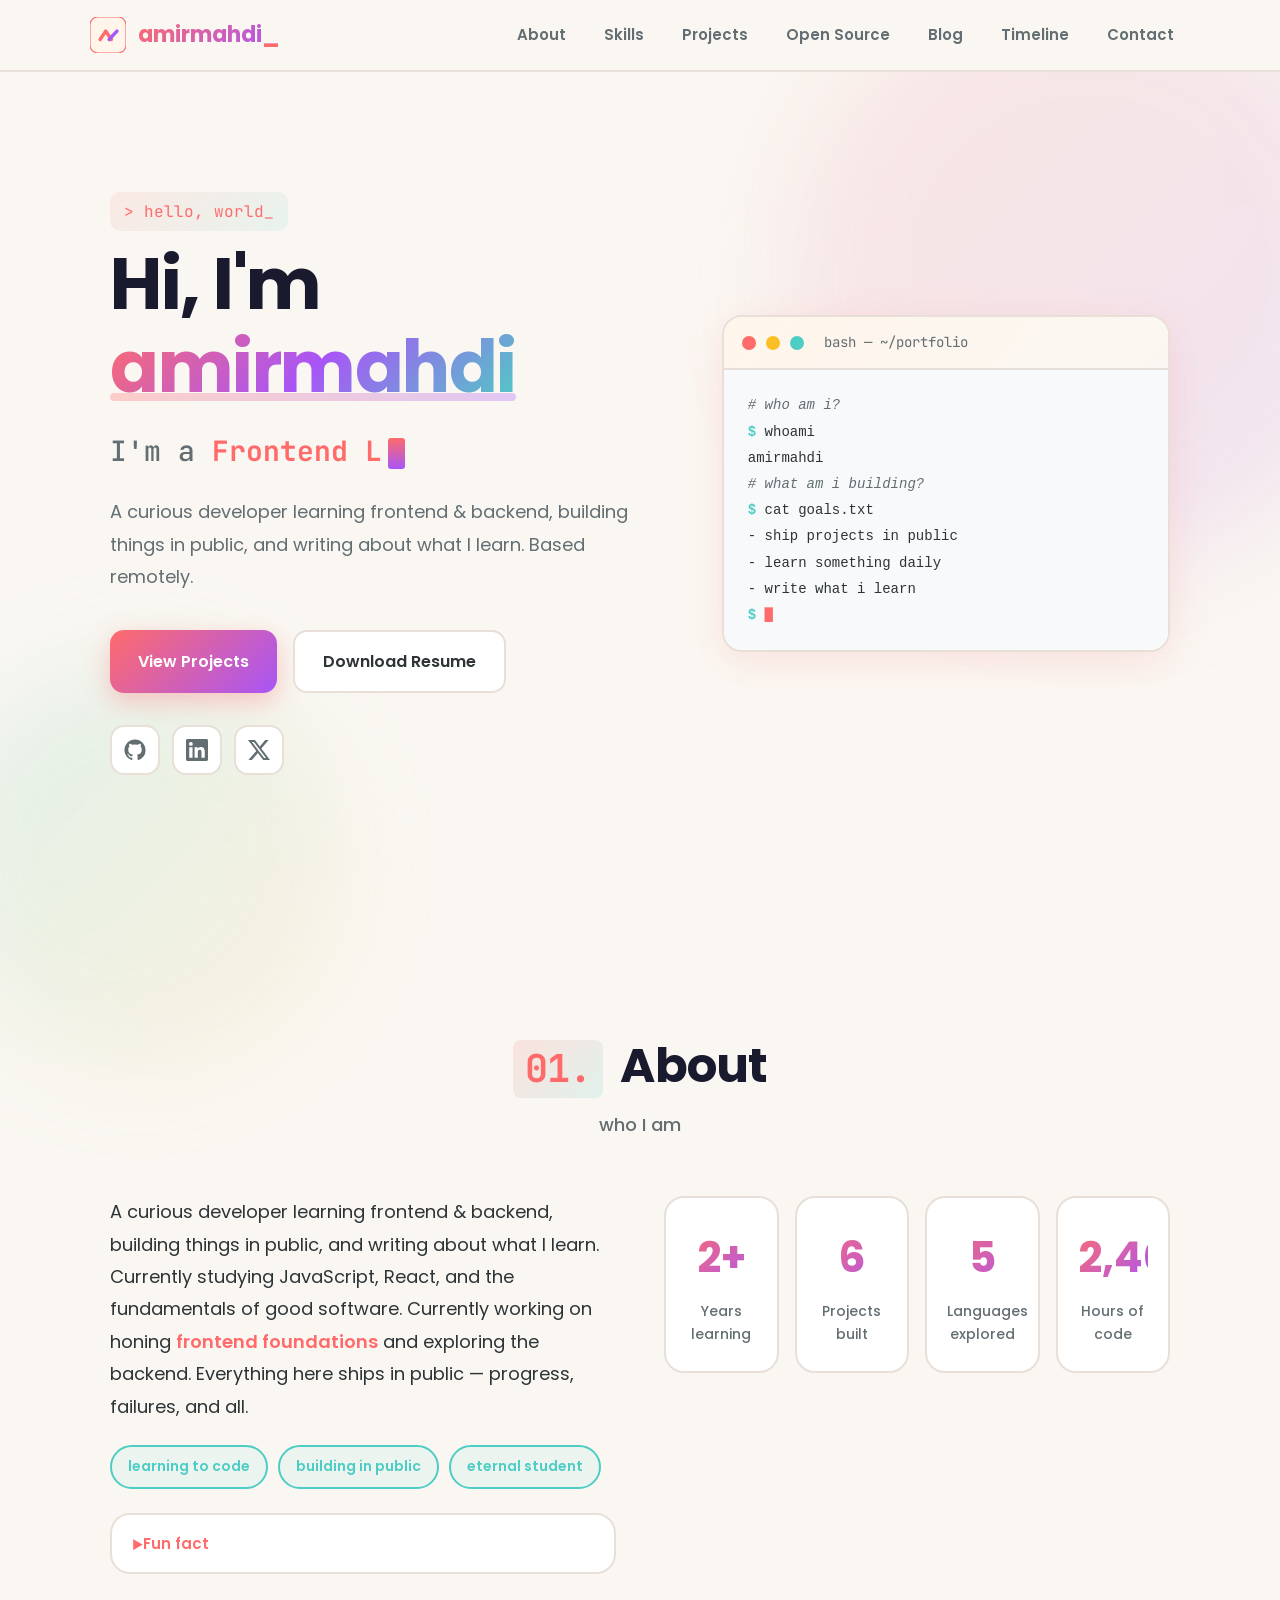
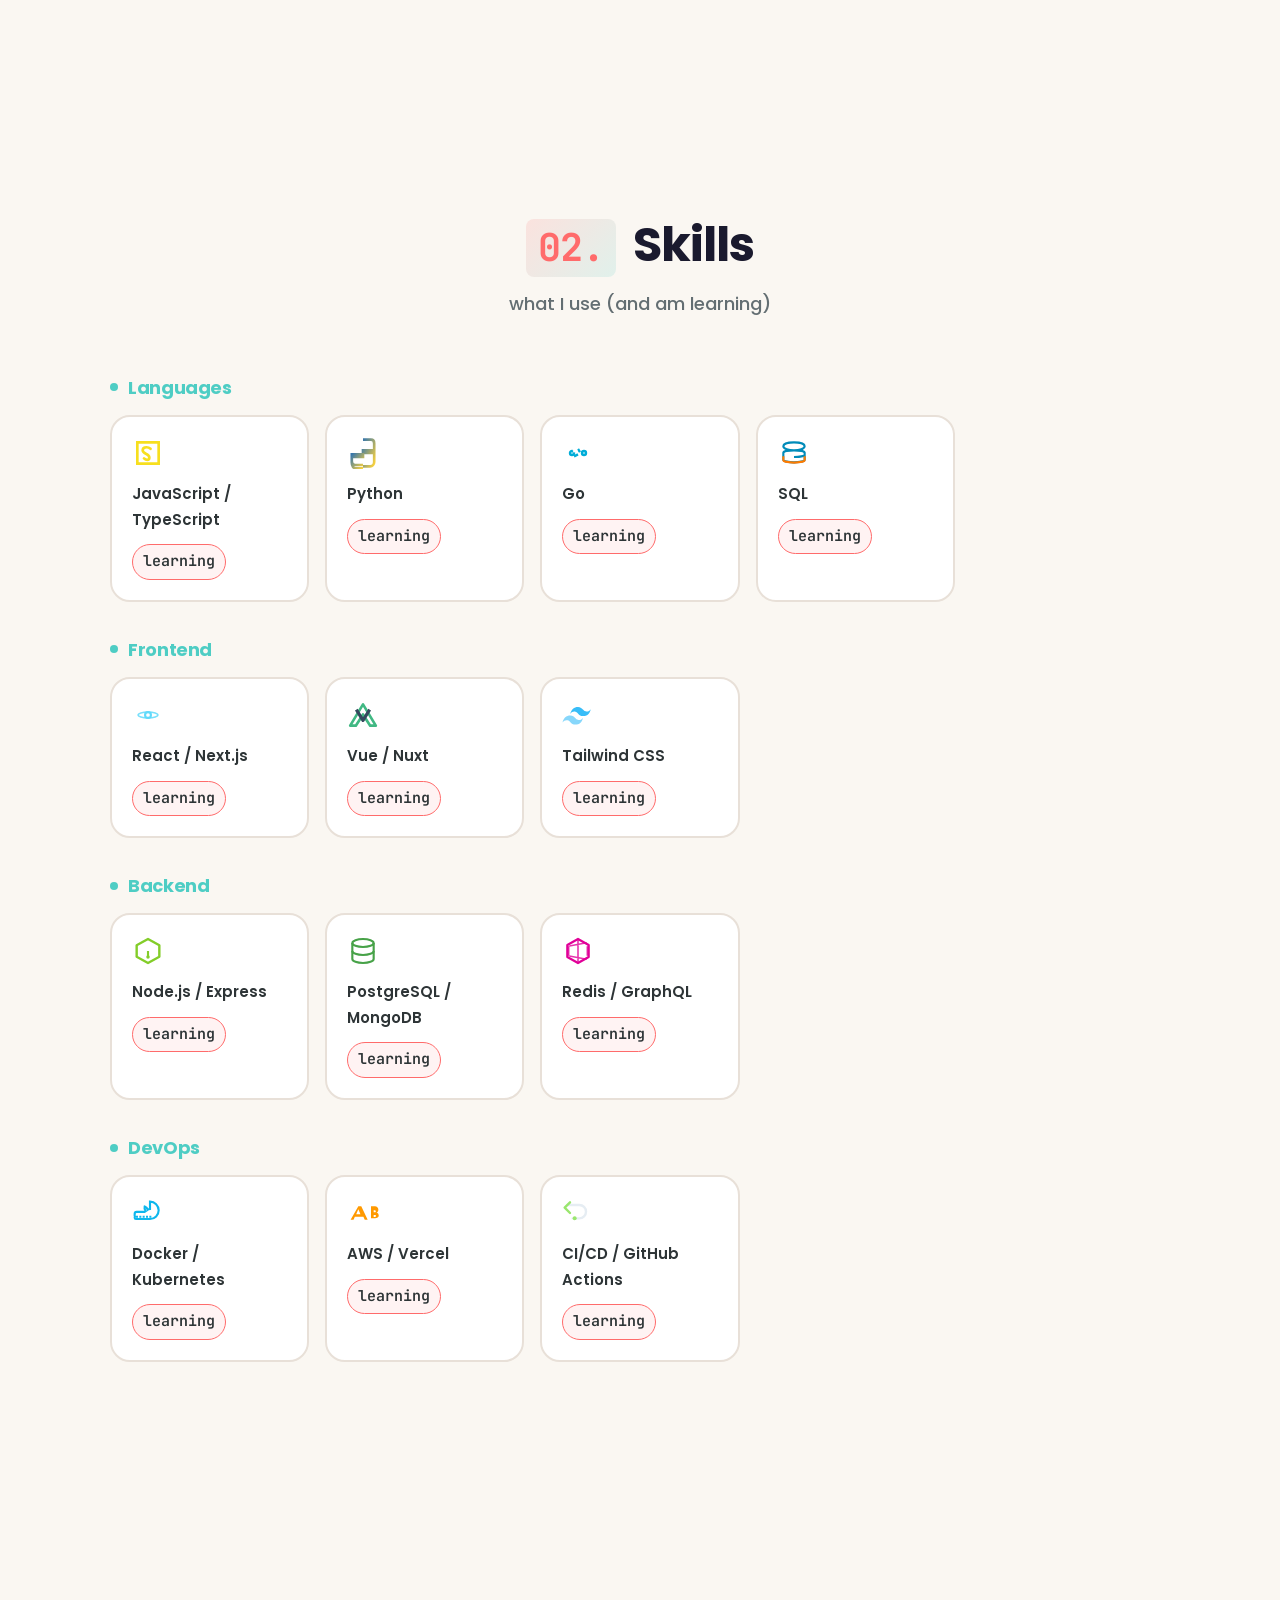
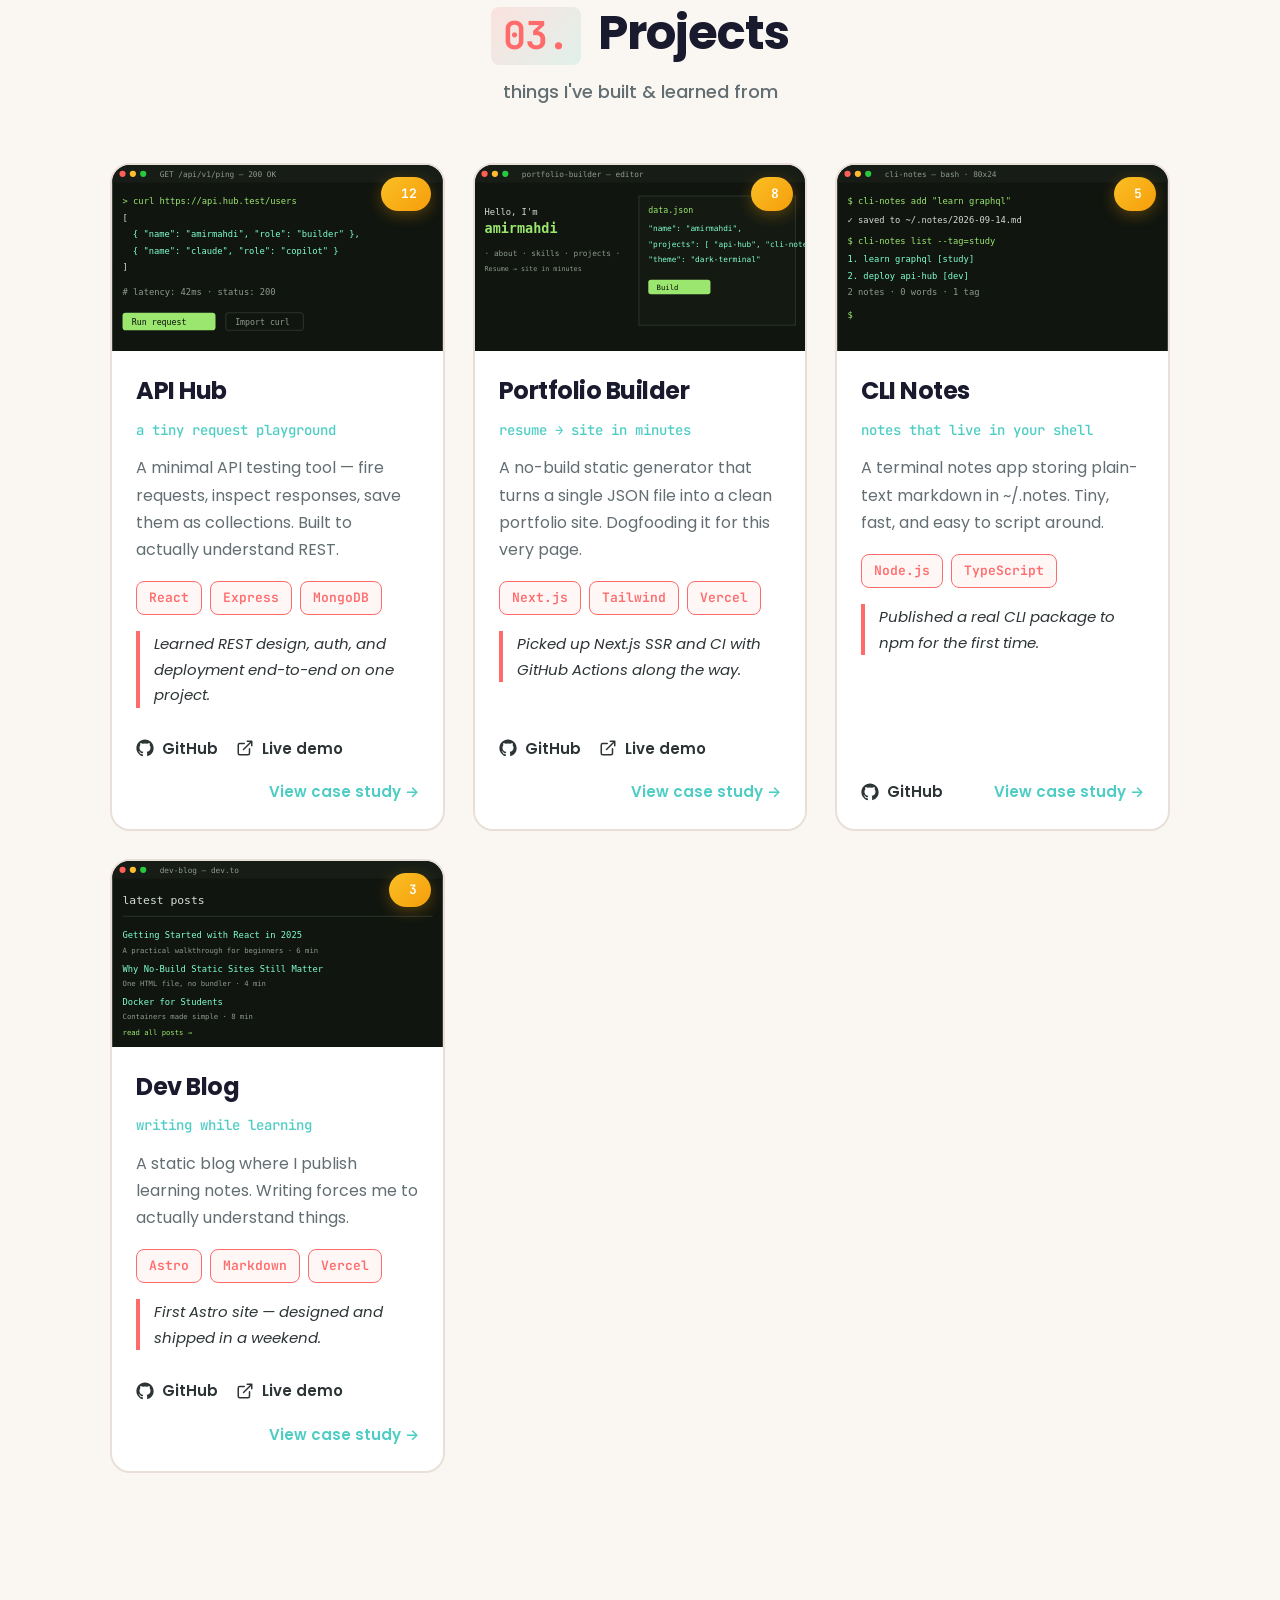
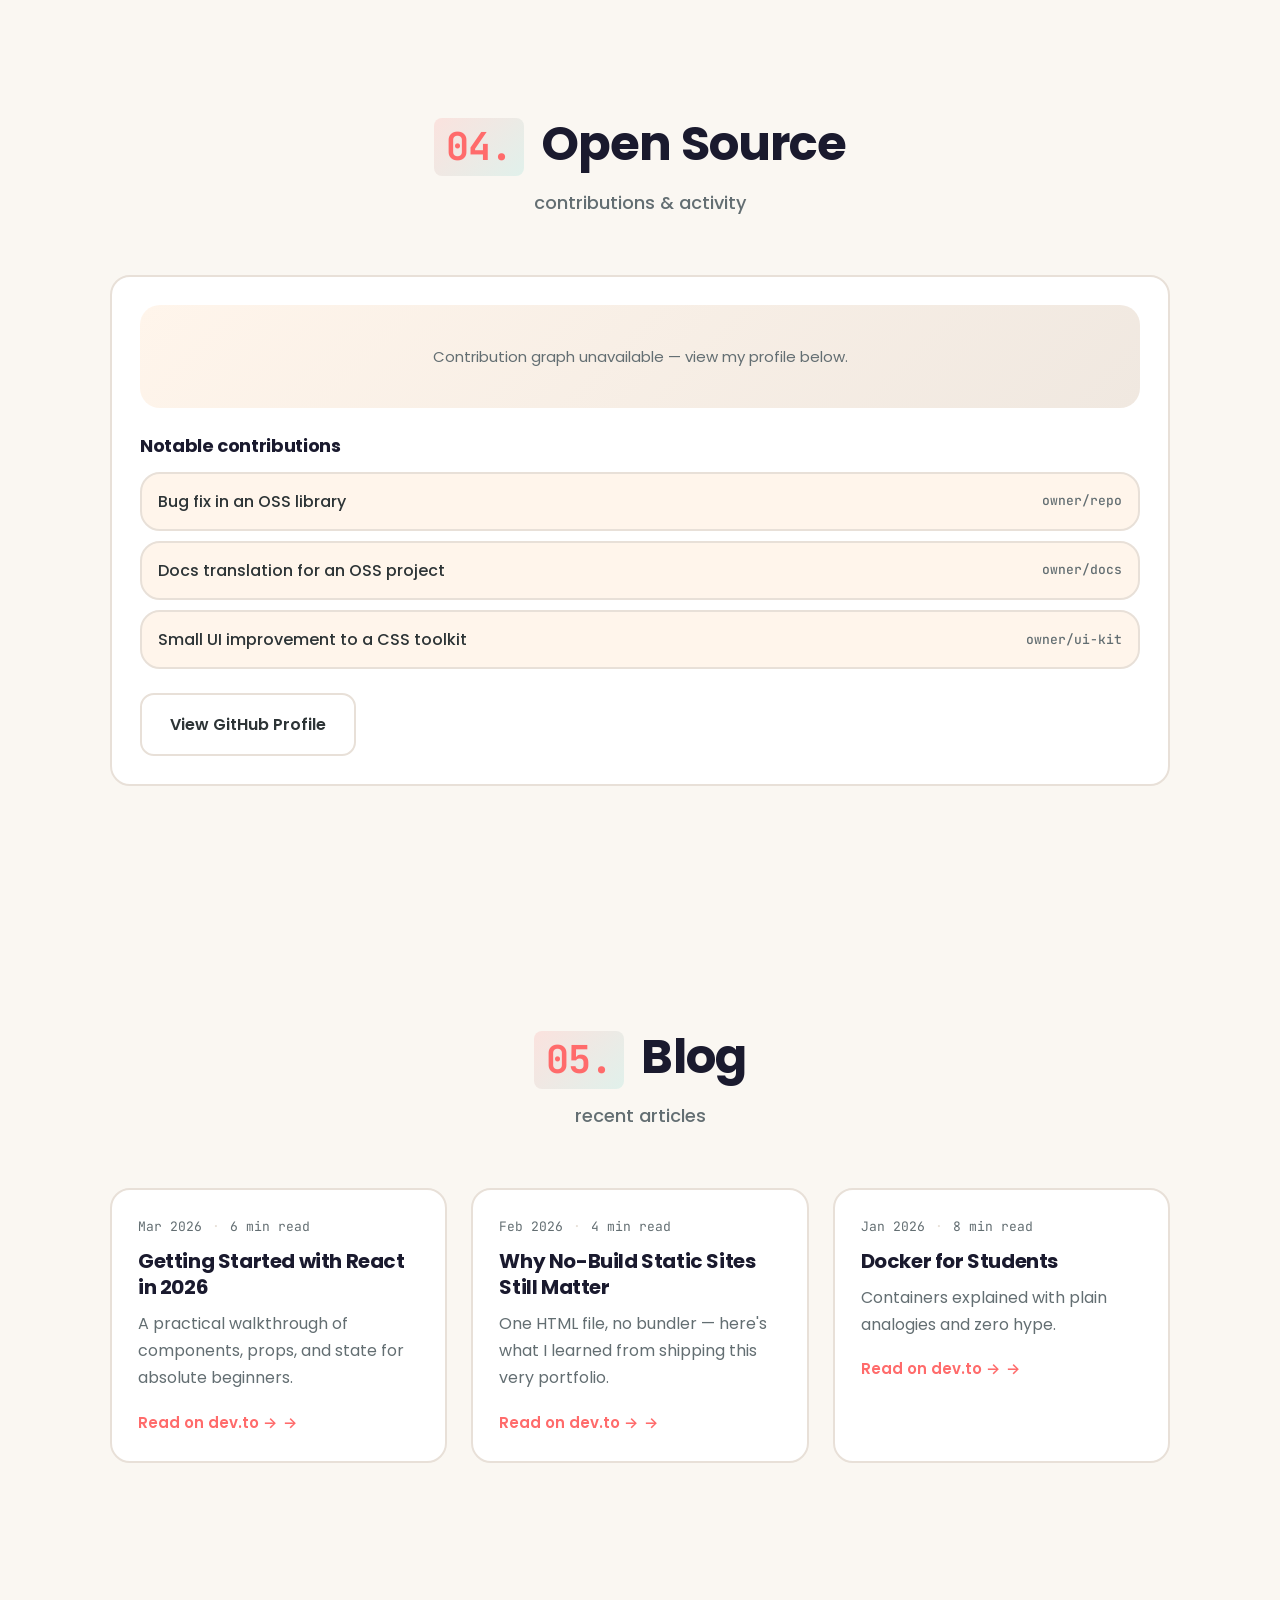
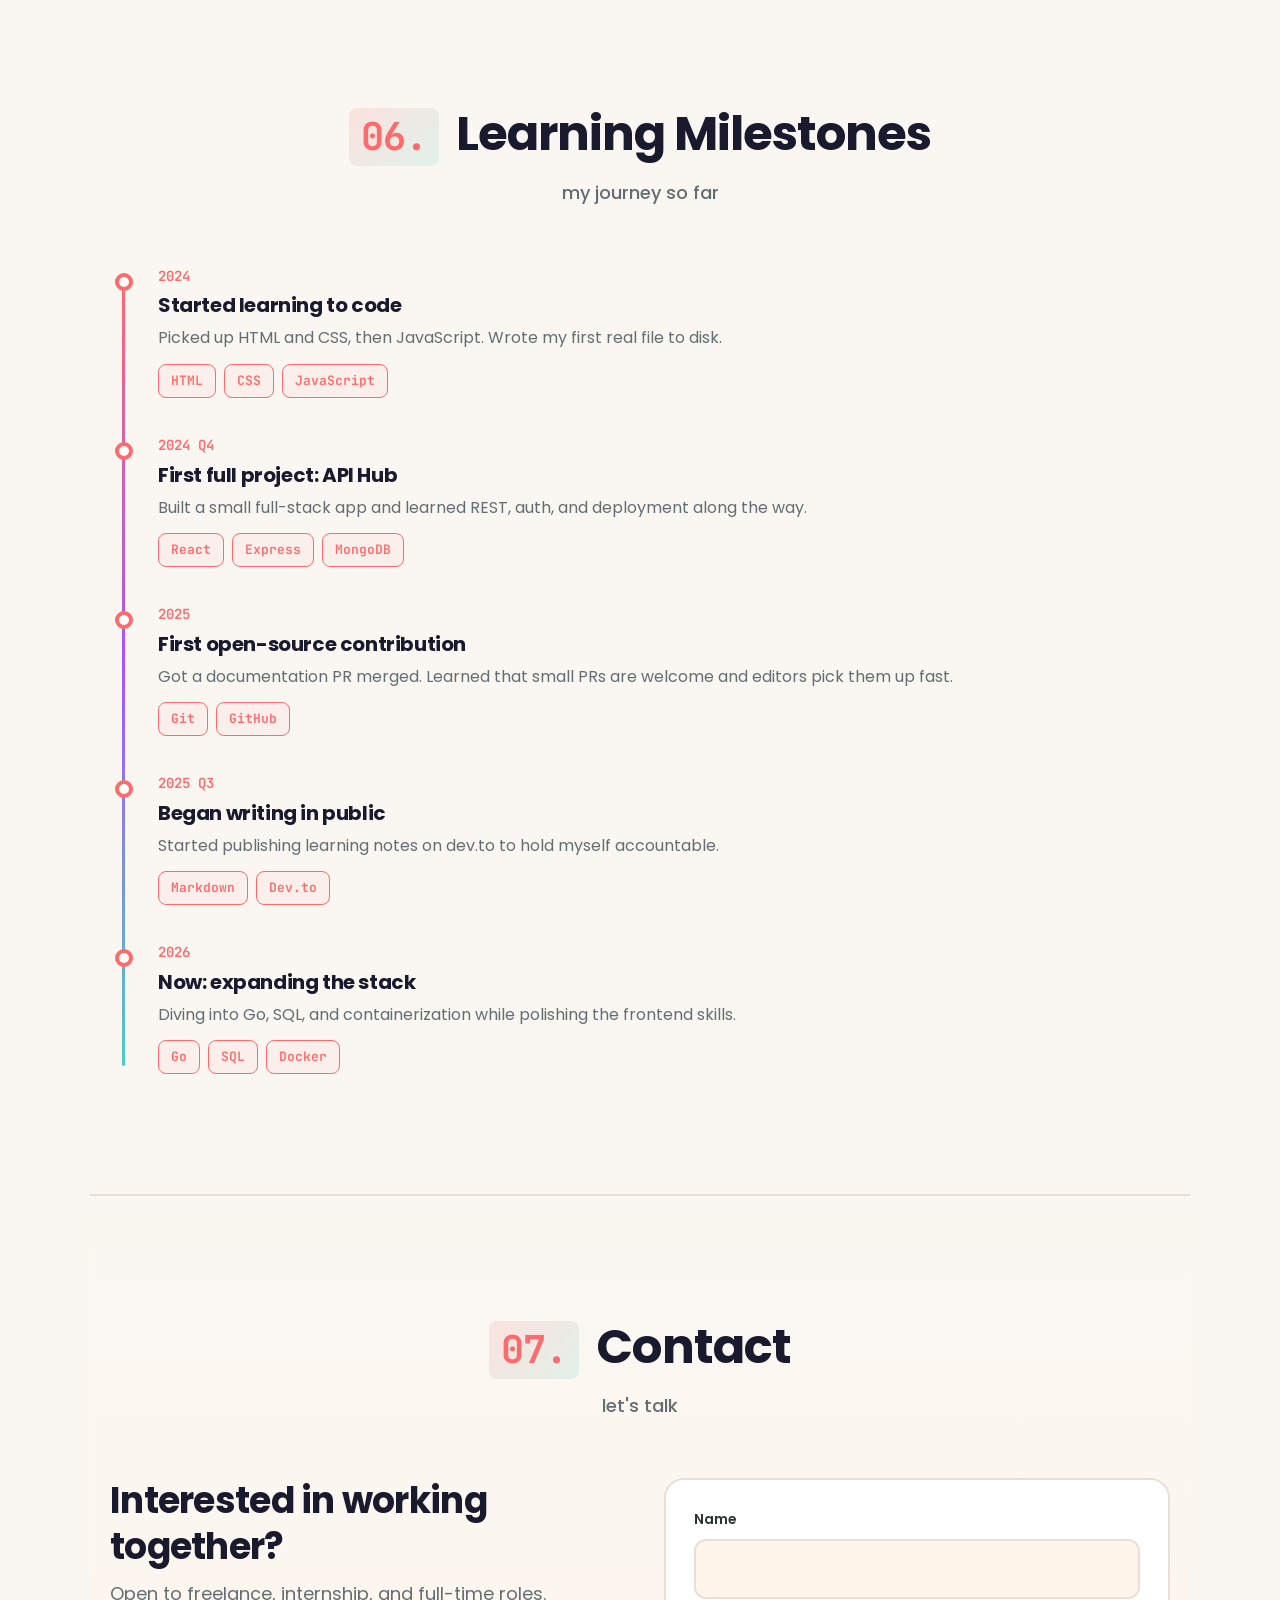
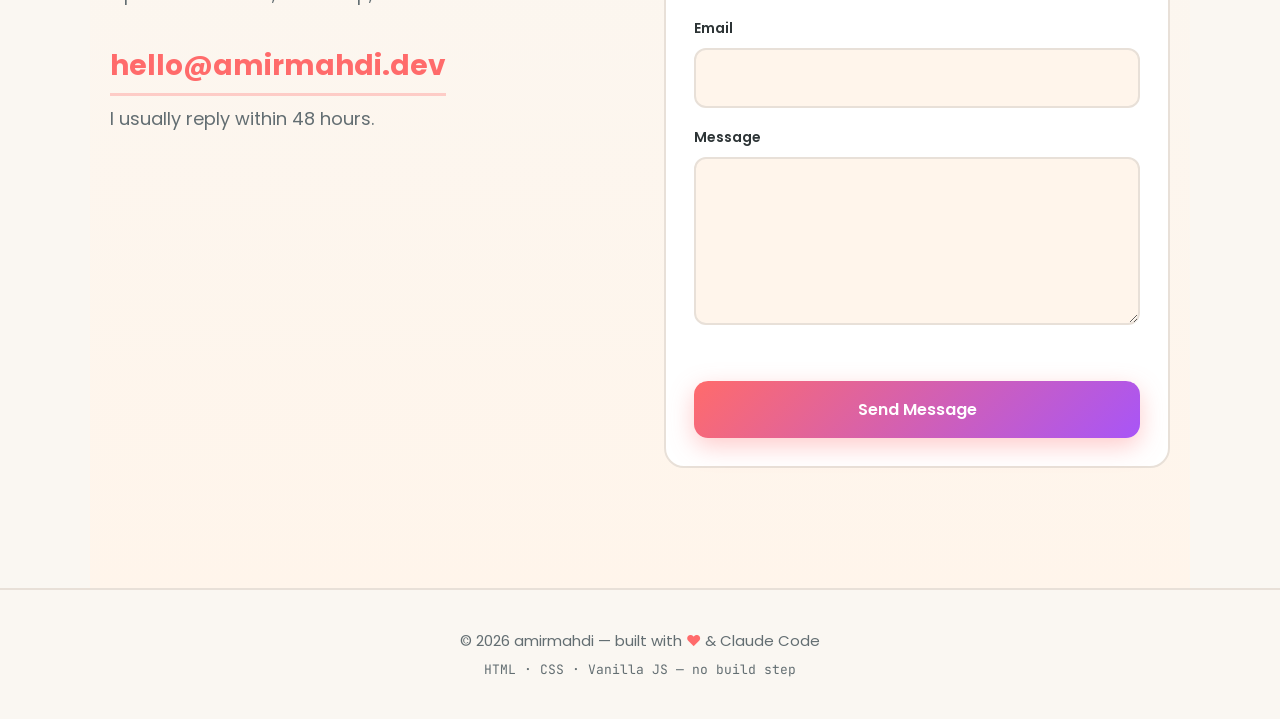
<file: index.html>
<!DOCTYPE html>
<!-- ================================================================
  amirmahdi — Developer Portfolio (dark / terminal theme)

  IMPLEMENTATION NOTES
  ================================================================
  STACK
  - Zero-dependency vanilla HTML + CSS + JS. No build step, no
    package.json, no framework. Serving via `python -m http.server`
    (see .claude/launch.json) or any static host works as-is.

  DATA & CUSTOMIZATION
  - All content lives in the single `DATA` object at the top of
    main.js: profile, typingRoles, links, socials, tech, projects,
    timeline, articles, github, contact.
  - To add a project: add one object to DATA.projects with the same
    fields (id, title, tagline, description, mockup, alt, tech[],
    github, demo, stars, outcome, caseStudy). The ProjectGrid and
    case-study page pick it up automatically.
  - To add a skill: add { name, icon, status } to a category array
    in DATA.tech. `status: "learning"` renders a small pill.
  - To swap a social: edit DATA.socials ({ id, href }). Icon ids
    live in the ICONS map in main.js.

  REUSABLE COMPONENTS (one template per array)
  - The page is static HTML shells; main.js `render()` fills each
    <section data-render="..."> from DATA on DOMContentLoaded.
  - render() is idempotent: it rebuilds the section content from
    DATA each call, so sources of truth stay in ONE place.

  RESPONSIVE BREAKPOINTS
  - Mobile  : < 640px   (single column, hamburger menu takes over)
  - Tablet  : 640-1023  (2-column grids)
  - Desktop : >= 1024   (3-column project grid, hero 2-col text|terminal)

  SEO
  - Title/description/keywords target "developer portfolio",
    "full-stack developer portfolio", "Claude Code portfolio".
  - OpenGraph + Twitter cards + JSON-LD Person schema included below.
  - Exactly one <h1>; one <h2> per section; nav uses real #fragments.

  ACCESSIBILITY
  - Skip link, role=region + aria-labelledby per section, focus
    rings, aria-live for typing role + form status, reduced-motion
    support. See styles.css and main.js.

  DEPLOYMENT
  - Push index.html, case-study.html, styles.css, main.js and
    assets/ to any static host (Vercel, Netlify, Cloudflare Pages,
    GitHub Pages). No build command needed.
  - Porting to React/Next.js/Astro: move DATA to typed props or a
    data module; replace scroll-reveal/typewriter with your library
    of choice; map case-study.html?id=<id> to a dynamic route
    [id].tsx; <head> tags become framework metadata exports.
================================================================ -->

<html lang="en">
<head>
  <meta charset="utf-8" />
  <meta name="viewport" content="width=device-width, initial-scale=1" />
  <title>amirmahdi — Full-Stack Developer Portfolio | Frontend &amp; Backend</title>

  <!-- Primary SEO -->
  <meta name="description"
        content="Portfolio of amirmahdi — a full-stack developer in training, building frontend & backend projects, case studies, and writing about what I learn. Developer portfolio built by Claude Code." />
  <meta name="author" content="amirmahdi" />
  <meta name="keywords"
        content="developer portfolio, full-stack developer portfolio, Claude Code portfolio, frontend developer, backend developer, projects, case studies" />
  <link rel="canonical" href="https://amirmahdi.dev/" />
  <meta name="robots" content="index, follow, max-image-preview:large" />

  <!-- OpenGraph -->
  <meta property="og:type" content="website" />
  <meta property="og:site_name" content="amirmahdi.dev" />
  <meta property="og:title" content="amirmahdi — Developer Portfolio" />
  <meta property="og:description"
        content="Frontend & backend projects, case studies, and write-ups of a curious developer building in public." />
  <meta property="og:url" content="https://amirmahdi.dev/" />
  <meta property="og:image" content="https://amirmahdi.dev/assets/og-cover.svg" />
  <meta property="og:image:width" content="1200" />
  <meta property="og:image:height" content="630" />

  <!-- Twitter -->
  <meta name="twitter:card" content="summary_large_image" />
  <meta name="twitter:title" content="amirmahdi — Developer Portfolio" />
  <meta name="twitter:description"
        content="Frontend & backend projects, case studies, and write-ups of a curious developer building in public." />
  <meta name="twitter:image" content="https://amirmahdi.dev/assets/og-cover.svg" />

  <!-- Favicon -->
  <link rel="icon" type="image/svg+xml" href="assets/favicon.svg" />

  <!-- Fonts -->
  <link rel="preconnect" href="https://fonts.googleapis.com" />
  <link rel="preconnect" href="https://fonts.gstatic.com" crossorigin />
  <link href="https://fonts.googleapis.com/css2?family=Inter:wght@400;500;600;700&family=JetBrains+Mono:wght@400;500;700&display=swap" rel="stylesheet" />

  <link rel="stylesheet" href="styles-colorful.css" />
  <link href="https://fonts.googleapis.com/css2?family=Poppins:wght@400;600;700&display=swap" rel="stylesheet" />

  <!-- JSON-LD Person schema -->
  <script type="application/ld+json">
  {
    "@context": "https://schema.org",
    "@type": "Person",
    "name": "amirmahdi",
    "url": "https://amirmahdi.dev",
    "jobTitle": "Full-Stack Developer (in training)",
    "sameAs": [
      "https://github.com/amirmahdi",
      "https://linkedin.com/in/amirmahdi",
      "https://twitter.com/amirmahdi"
    ],
    "knowsAbout": [
      "JavaScript", "TypeScript", "React", "Node.js",
      "Python", "Go", "SQL", "Docker"
    ]
  }
  </script>
</head>

<body>
  <a class="skip-link" href="#main">Skip to content</a>

  <!-- ============ HEADER / NAV ============ -->
  <header class="site-header">
    <a class="logo" href="#top" aria-label="amirmahdi — home">
      <svg viewBox="0 0 64 64" aria-hidden="true" focusable="false">
        <rect width="64" height="64" rx="14" fill="#fff5eb"/>
        <rect width="64" height="64" rx="14" fill="none" stroke="#ff6b6b" stroke-width="2"/>
        <path d="M18 40 L28 25 L38 40" fill="none" stroke="#ff6b6b" stroke-width="6" stroke-linecap="round" stroke-linejoin="round"/>
        <path d="M34 40 L48 25" fill="none" stroke="#a855f7" stroke-width="6" stroke-linecap="round"/>
      </svg>
      <span class="logo-text">amirmahdi<span class="logo-cursor">_</span></span>
    </a>

    <nav class="nav" aria-label="Primary">
      <a class="nav-link" href="#about">About</a>
      <a class="nav-link" href="#skills">Skills</a>
      <a class="nav-link" href="#projects">Projects</a>
      <a class="nav-link" href="#open-source">Open Source</a>
      <a class="nav-link" href="#blog">Blog</a>
      <a class="nav-link" href="#timeline">Timeline</a>
      <a class="nav-link" href="#contact">Contact</a>
    </nav>

    <button class="burger" id="menu-btn" aria-label="Open menu" aria-expanded="false" aria-controls="mobile-menu">
      <span></span><span></span><span></span>
    </button>
  </header>

  <!-- ============ MOBILE MENU ============ -->
  <div class="overlay" id="overlay" hidden></div>
  <div class="mobile-menu" id="mobile-menu" hidden>
    <a href="#about" class="menu-link">About</a>
    <a href="#skills" class="menu-link">Skills</a>
    <a href="#projects" class="menu-link">Projects</a>
    <a href="#open-source" class="menu-link">Open Source</a>
    <a href="#blog" class="menu-link">Blog</a>
    <a href="#timeline" class="menu-link">Timeline</a>
    <a href="#contact" class="menu-link">Contact</a>
  </div>

  <main id="main">

    <!-- ============ HERO ============ -->
    <section class="hero" id="top" aria-labelledby="hero-title">
      <div class="hero-inner">
        <div class="hero-copy">
          <p class="hero-greeting">&gt; hello, world<span class="cursor">_</span></p>
          <h1 class="hero-title" id="hero-title">Hi, I'm <span class="hero-name">amirmahdi</span></h1>
          <p class="hero-role" aria-live="polite">
            <span class="hero-role-label">I'm a</span>
            <span class="hero-role-swap" id="typing-role">Frontend Learner</span>
          </p>
          <p class="hero-intro">
            A curious developer learning frontend &amp; backend, building things in public,
            and writing about what I learn. Based remotely.
          </p>

          <div class="hero-cta">
            <a class="btn btn-primary" href="#projects">View Projects</a>
            <a class="btn btn-ghost" href="assets/resume.pdf" download>Download Resume</a>
          </div>

          <ul class="hero-socials" id="hero-socials" aria-label="Social links"></ul>
        </div>

        <!-- Terminal decoration -->
        <div class="term" aria-hidden="true">
          <div class="term-bar">
            <span class="term-dot term-dot--red"></span>
            <span class="term-dot term-dot--yellow"></span>
            <span class="term-dot term-dot--green"></span>
            <span class="term-title">bash — ~/portfolio</span>
          </div>
          <pre class="term-body"><code><span class="tok-com"># who am i?</span>
<span class="tok-fn">$</span> whoami
<span class="tok-out">amirmahdi</span>
<span class="tok-com"># what am i building?</span>
<span class="tok-fn">$</span> cat goals.txt
<span class="tok-out">- ship projects in public</span>
<span class="tok-out">- learn something daily</span>
<span class="tok-out">- write what i learn</span>
<span class="tok-fn">$</span> <span class="tok-cursor">█</span></code></pre>
        </div>
      </div>
    </section>

    <!-- ============ ABOUT ============ -->
    <section class="section" id="about" aria-labelledby="about-title" data-render="about">
      <div class="section-head">
        <h2 id="about-title"><span class="h2-marker">01.</span> About</h2>
        <p class="section-sub">who I am</p>
      </div>
      <div class="about-body">
        <div data-render="about-copy"></div>
        <div data-render="about-stats"></div>
      </div>
    </section>

    <!-- ============ SKILLS ============ -->
    <section class="section" id="skills" aria-labelledby="skills-title">
      <div class="section-head">
        <h2 id="skills-title"><span class="h2-marker">02.</span> Skills</h2>
        <p class="section-sub">what I use (and am learning)</p>
      </div>
      <div class="skills-grid" data-render="skills"></div>
    </section>

    <!-- ============ PROJECTS ============ -->
    <section class="section" id="projects" aria-labelledby="projects-title">
      <div class="section-head">
        <h2 id="projects-title"><span class="h2-marker">03.</span> Projects</h2>
        <p class="section-sub">things I've built &amp; learned from</p>
      </div>
      <div class="projects-grid" data-render="projects"></div>
    </section>

    <!-- ============ OPEN SOURCE ============ -->
    <section class="section" id="open-source" aria-labelledby="oss-title">
      <div class="section-head">
        <h2 id="oss-title"><span class="h2-marker">04.</span> Open Source</h2>
        <p class="section-sub">contributions &amp; activity</p>
      </div>
      <div data-render="oss"></div>
    </section>

    <!-- ============ BLOG ============ -->
    <section class="section" id="blog" aria-labelledby="blog-title">
      <div class="section-head">
        <h2 id="blog-title"><span class="h2-marker">05.</span> Blog</h2>
        <p class="section-sub">recent articles</p>
      </div>
      <div class="articles-grid" data-render="articles"></div>
    </section>

    <!-- ============ EXPERIENCE / TIMELINE ============ -->
    <section class="section" id="timeline" aria-labelledby="timeline-title">
      <div class="section-head">
        <h2 id="timeline-title"><span class="h2-marker">06.</span> Learning Milestones</h2>
        <p class="section-sub">my journey so far</p>
      </div>
      <ol class="timeline" data-render="timeline"></ol>
    </section>

    <!-- ============ CONTACT ============ -->
    <section class="section section-contact" id="contact" aria-labelledby="contact-title">
      <div class="section-head">
        <h2 id="contact-title"><span class="h2-marker">07.</span> Contact</h2>
        <p class="section-sub">let's talk</p>
      </div>
      <div class="contact-body">
        <div class="contact-info">
          <h3>Interested in working together?</h3>
          <p>Open to freelance, internship, and full-time roles.</p>
          <a class="contact-email" href="mailto:hello@amirmahdi.dev" data-render="contact-email">hello@amirmahdi.dev</a>
          <p class="contact-response" data-render="contact-response">I usually reply within 48 hours.</p>
        </div>

        <form class="contact-form" id="contact-form" novalidate>
          <div class="field">
            <label for="cf-name">Name</label>
            <input id="cf-name" name="name" type="text" autocomplete="name" required />
          </div>
          <div class="field">
            <label for="cf-email">Email</label>
            <input id="cf-email" name="email" type="email" autocomplete="email" required />
          </div>
          <div class="field">
            <label for="cf-message">Message</label>
            <textarea id="cf-message" name="message" rows="5" required></textarea>
          </div>
          <p class="form-status" id="form-status" aria-live="polite" role="status"></p>
          <button class="btn btn-primary" type="submit">Send Message</button>
        </form>
      </div>
    </section>

  </main>

  <footer class="site-footer">
    <p>&copy; <span data-render="year"></span> amirmahdi — built with <span class="footer-heart">♥</span> &amp; Claude Code</p>
    <p class="footer-meta">HTML · CSS · Vanilla JS — no build step</p>
  </footer>

  <script src="main.js"></script>
</body>
</html>
</file>
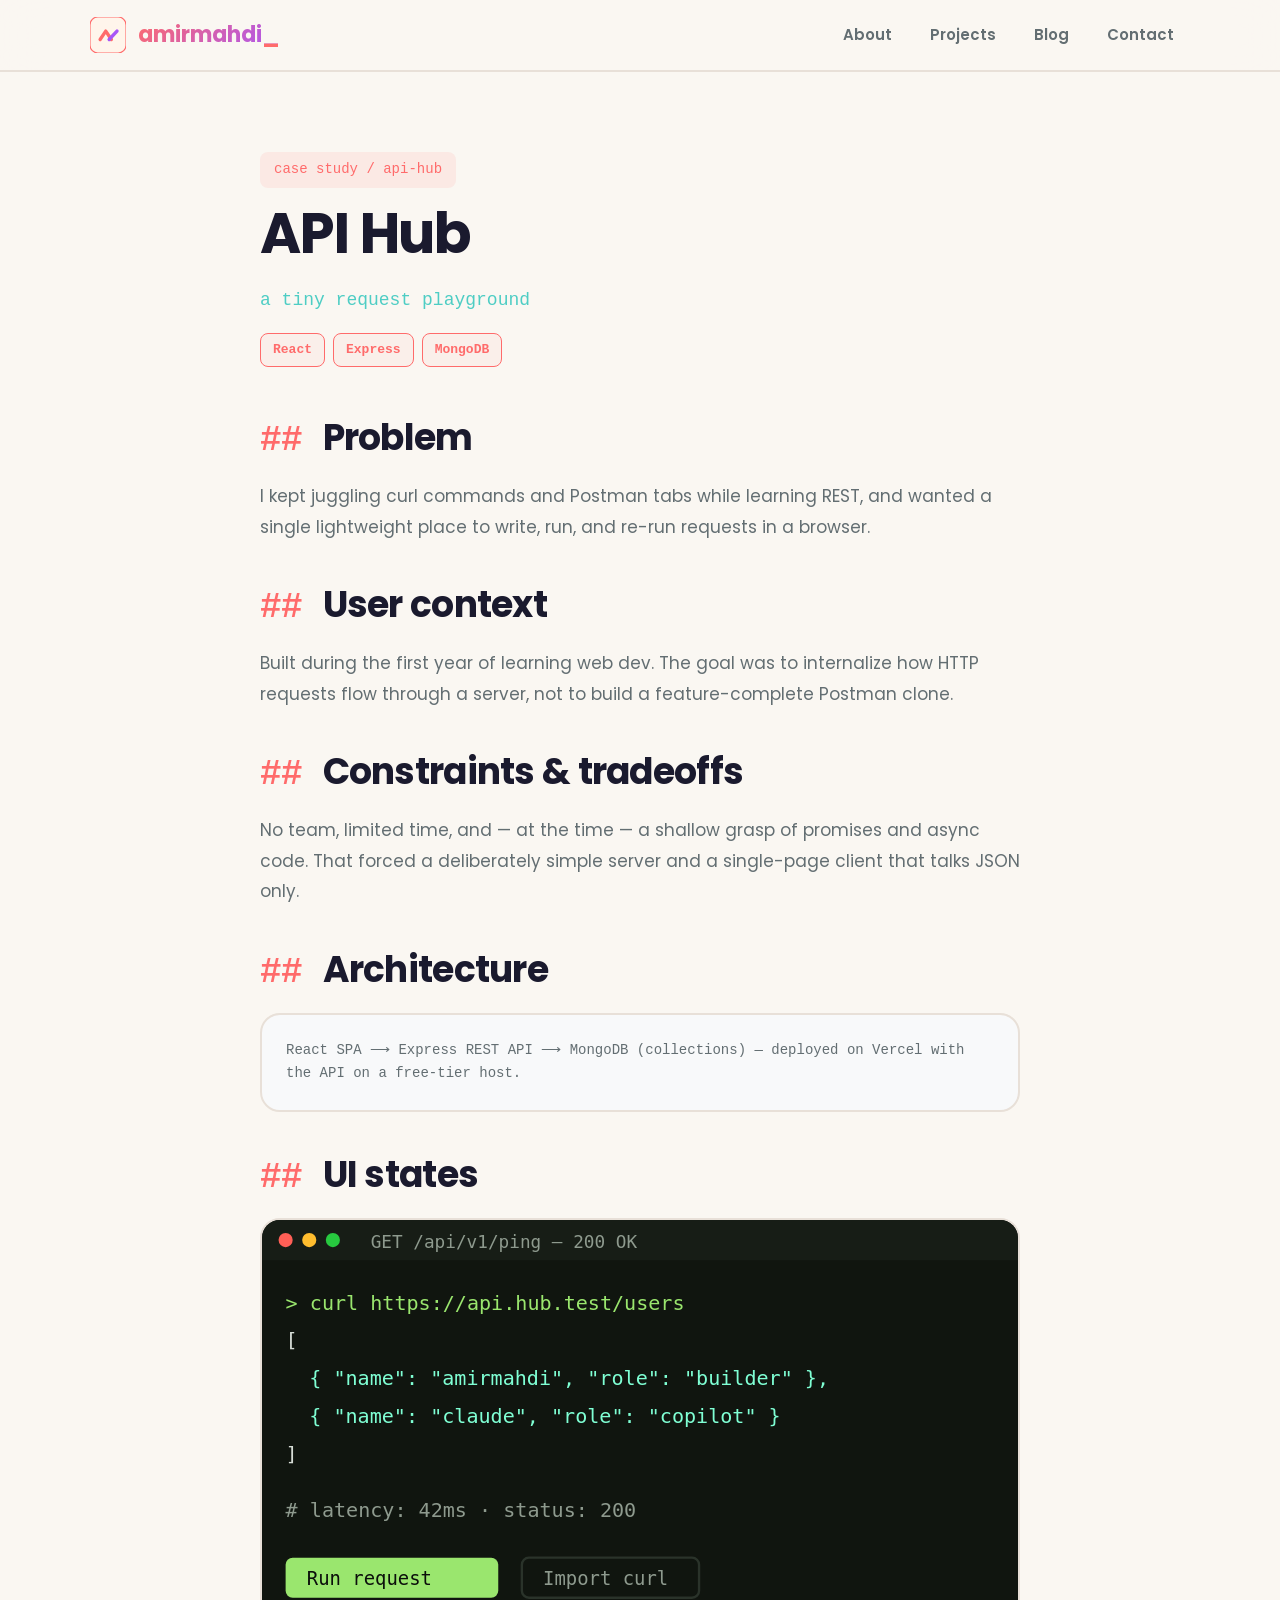
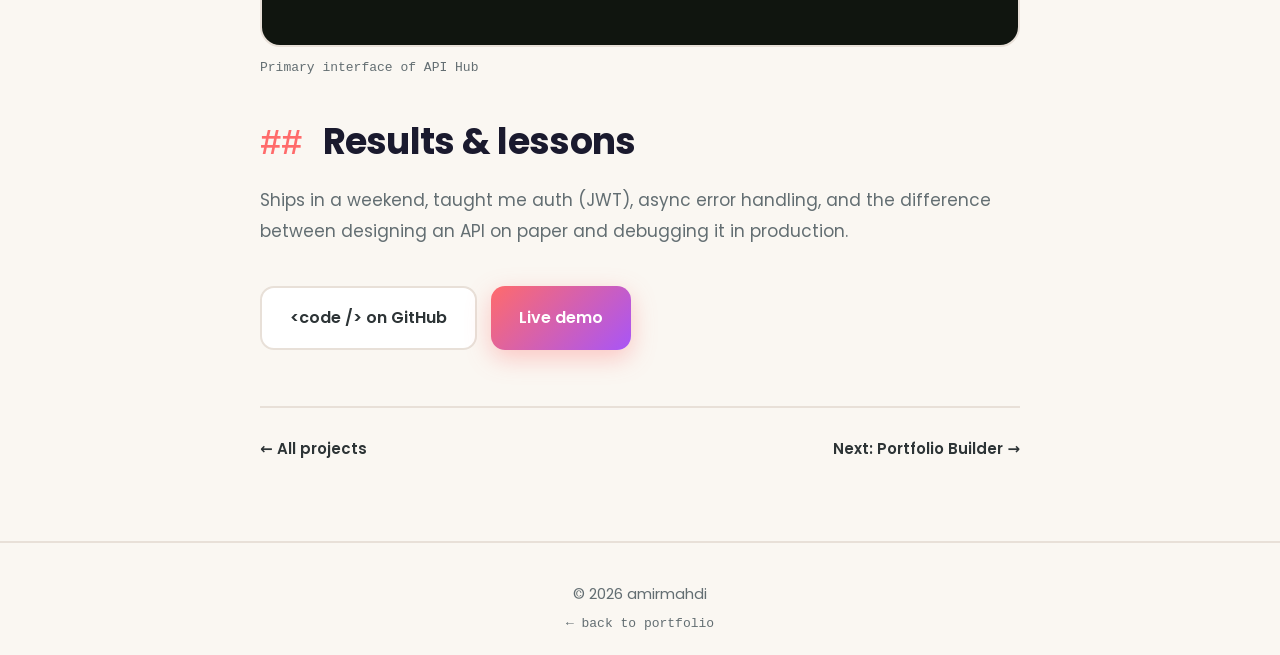
<file: case-study.html>
<!DOCTYPE html>
<!-- ================================================================
  case-study.html — reusable single template
  Reads ?id=<project-id> from the URL, resolves it against
  DATA.projects in main.js, and renders the project's caseStudy.
    - One file serves every project (content lives in DATA).
    - Unknown / missing id falls back to the first project.
    - Porting to React/Next.js: replace with a dynamic route
      /projects/[id] where the caseStudy maps to a component.
================================================================ -->
<html lang="en">
<head>
  <meta charset="utf-8" />
  <meta name="viewport" content="width=device-width, initial-scale=1" />
  <title>Case Study — amirmahdi</title>

  <meta name="description" content="A detailed case study of a project built by amirmahdi." />
  <meta name="robots" content="index, follow" />
  <link rel="icon" type="image/svg+xml" href="assets/favicon.svg" />

  <meta property="og:type" content="article" />
  <meta property="og:site_name" content="amirmahdi.dev" />

  <link rel="preconnect" href="https://fonts.googleapis.com" />
  <link rel="preconnect" href="https://fonts.gstatic.com" crossorigin />
  <link rel="stylesheet" href="styles-colorful.css" />
  <link href="https://fonts.googleapis.com/css2?family=Poppins:wght@400;600;700&display=swap" rel="stylesheet" />
</head>

<body class="case-body">
  <a class="skip-link" href="#main">Skip to content</a>

  <header class="site-header">
    <a class="logo" href="index.html#top" aria-label="amirmahdi — home">
      <svg viewBox="0 0 64 64" aria-hidden="true" focusable="false">
        <rect width="64" height="64" rx="14" fill="#fff5eb"/>
        <rect width="64" height="64" rx="14" fill="none" stroke="#ff6b6b" stroke-width="2"/>
        <path d="M18 40 L28 25 L38 40" fill="none" stroke="#ff6b6b" stroke-width="6" stroke-linecap="round" stroke-linejoin="round"/>
        <path d="M34 40 L48 25" fill="none" stroke="#a855f7" stroke-width="6" stroke-linecap="round"/>
      </svg>
      <span class="logo-text">amirmahdi<span class="logo-cursor">_</span></span>
    </a>
    <nav class="nav" aria-label="Primary">
      <a class="nav-link" href="index.html#about">About</a>
      <a class="nav-link" href="index.html#projects">Projects</a>
      <a class="nav-link" href="index.html#blog">Blog</a>
      <a class="nav-link" href="index.html#contact">Contact</a>
    </nav>
    <button class="burger" id="menu-btn" aria-label="Open menu" aria-expanded="false" aria-controls="mobile-menu">
      <span></span><span></span><span></span>
    </button>
  </header>

  <div class="overlay" id="overlay" hidden></div>
  <div class="mobile-menu" id="mobile-menu" hidden>
    <a href="index.html#about" class="menu-link">About</a>
    <a href="index.html#projects" class="menu-link">Projects</a>
    <a href="index.html#blog" class="menu-link">Blog</a>
    <a href="index.html#contact" class="menu-link">Contact</a>
  </div>

  <main id="main" class="case-main" data-render="case-study"></main>

  <footer class="site-footer">
    <p>&copy; <span data-render="year"></span> amirmahdi</p>
    <p class="footer-meta"><a href="index.html">← back to portfolio</a></p>
  </footer>

  <script src="main.js"></script>
</body>
</html>
</file>
<file: styles-colorful.css>
/* ================================================================
   amirmahdi — Developer Portfolio (Colorful/Creative Theme)
   Mobile-first. Breakpoints: 640 (tablet) / 1024 (desktop).
================================================================ */

:root {
  /* Vibrant Color Palette */
  --bg: #faf7f2;
  --bg-alt: #fff5eb;
  --panel: #ffffff;
  --border: #e8e0d8;
  --border-soft: #f0e8e0;
  --text: #2d3436;
  --text-strong: #1a1a2e;
  --muted: #636e72;

  /* Bold Accent Colors */
  --coral: #ff6b6b;
  --teal: #4ecdc4;
  --purple: #a855f7;
  --yellow: #fbbf24;
  --pink: #f472b6;

  /* Primary accent (coral) */
  --accent: #ff6b6b;
  --accent-2: #4ecdc4;
  --accent-3: #a855f7;

  /* Utility */
  --warn: #f59e0b;
  --danger: #ef4444;
  --code-bg: #f8f9fa;
  --shadow: 0 10px 40px rgba(255, 107, 107, 0.15);
  --shadow-hover: 0 20px 60px rgba(255, 107, 107, 0.25);
  --radius: 20px;
  --radius-sm: 12px;
  --font-sans: "Poppins", "Inter", "Segoe UI", system-ui, sans-serif;
  --font-mono: "JetBrains Mono", "Consolas", monospace;
  --maxw: 1100px;
  --nav-h: 72px;
}

*,
*::before,
*::after {
  box-sizing: border-box;
}

html {
  scroll-behavior: smooth;
  scroll-padding-top: calc(var(--nav-h) + 8px);
}

body {
  margin: 0;
  background: var(--bg);
  color: var(--text);
  font-family: var(--font-sans);
  line-height: 1.7;
  -webkit-font-smoothing: antialiased;
  text-rendering: optimizeLegibility;
  overflow-x: hidden;
}

a {
  color: inherit;
  text-decoration: none;
}

img,
svg {
  display: block;
  max-width: 100%;
}

h1, h2, h3, h4 {
  line-height: 1.3;
  margin: 0;
  color: var(--text-strong);
  letter-spacing: -0.02em;
  font-weight: 700;
}

:focus-visible {
  outline: 3px solid var(--accent);
  outline-offset: 3px;
  border-radius: 8px;
}

/* ----------------------------------------------------------------
   Skip link
---------------------------------------------------------------- */
.skip-link {
  position: absolute;
  left: -999px;
  top: 0;
  z-index: 100;
  background: var(--accent);
  color: white;
  font-weight: 600;
  padding: 12px 20px;
  border-radius: 0 0 12px 0;
}

.skip-link:focus {
  left: 0;
}

/* ----------------------------------------------------------------
   Header / nav
---------------------------------------------------------------- */
.site-header {
  position: sticky;
  top: 0;
  z-index: 50;
  height: var(--nav-h);
  display: flex;
  align-items: center;
  justify-content: space-between;
  gap: 16px;
  padding: 0 max(16px, calc((100vw - var(--maxw)) / 2));
  background: rgba(250, 247, 242, 0.9);
  backdrop-filter: blur(20px);
  -webkit-backdrop-filter: blur(20px);
  border-bottom: 2px solid var(--border);
}

.logo {
  display: inline-flex;
  align-items: center;
  gap: 12px;
  font-family: var(--font-sans);
  font-weight: 700;
  font-size: 22px;
  color: var(--text-strong);
}

.logo svg {
  width: 36px;
  height: 36px;
}

.logo-text {
  background: linear-gradient(135deg, var(--coral), var(--purple));
  -webkit-background-clip: text;
  -webkit-text-fill-color: transparent;
  background-clip: text;
}

.logo-cursor {
  -webkit-text-fill-color: var(--accent);
  animation: blink 1.1s steps(1) infinite;
}

.nav {
  display: none;
  align-items: center;
  gap: 6px;
}

.nav-link {
  font-size: 15px;
  font-weight: 600;
  color: var(--muted);
  padding: 10px 16px;
  border-radius: 12px;
  transition: all 0.25s ease;
}

.nav-link:hover {
  color: var(--accent);
  background: rgba(255, 107, 107, 0.08);
  transform: translateY(-2px);
}

.burger {
  display: inline-flex;
  flex-direction: column;
  justify-content: center;
  align-items: center;
  gap: 6px;
  width: 48px;
  height: 48px;
  background: var(--panel);
  border: 2px solid var(--border);
  border-radius: 14px;
  cursor: pointer;
  transition: all 0.25s ease;
}

.burger:hover {
  border-color: var(--accent);
  transform: scale(1.05);
}

.burger span {
  display: block;
  width: 22px;
  height: 3px;
  background: linear-gradient(90deg, var(--coral), var(--purple));
  border-radius: 3px;
  transition: transform 0.3s ease, opacity 0.2s ease;
}

body.menu-open {
  overflow: hidden;
}

body.menu-open .burger span:nth-child(1) {
  transform: translateY(9px) rotate(45deg);
}

body.menu-open .burger span:nth-child(2) {
  opacity: 0;
}

body.menu-open .burger span:nth-child(3) {
  transform: translateY(-9px) rotate(-45deg);
}

/* ----------------------------------------------------------------
   Mobile menu + overlay
---------------------------------------------------------------- */
.overlay {
  position: fixed;
  inset: 0;
  z-index: 60;
  background: rgba(255, 107, 107, 0.1);
  backdrop-filter: blur(8px);
  -webkit-backdrop-filter: blur(8px);
}

.mobile-menu {
  position: fixed;
  top: calc(var(--nav-h) + 12px);
  right: 16px;
  z-index: 70;
  min-width: 260px;
  background: var(--panel);
  border: 2px solid var(--border);
  border-radius: 20px;
  padding: 12px;
  box-shadow: var(--shadow);
}

.menu-link {
  display: block;
  padding: 14px 18px;
  border-radius: 12px;
  font-size: 16px;
  font-weight: 600;
  color: var(--text);
  transition: all 0.2s ease;
}

.menu-link:hover {
  background: linear-gradient(135deg, rgba(255, 107, 107, 0.1), rgba(78, 205, 196, 0.1));
  color: var(--accent);
  transform: translateX(8px);
}

/* ----------------------------------------------------------------
   Layout / sections
---------------------------------------------------------------- */
main {
  overflow: hidden;
}

.section {
  max-width: var(--maxw);
  margin: 0 auto;
  padding: clamp(60px, 10vw, 120px) 20px;
}

.section-head {
  margin-bottom: clamp(36px, 6vw, 56px);
  text-align: center;
}

.h2-marker {
  font-family: var(--font-mono);
  color: var(--accent);
  font-size: 0.8em;
  margin-right: 8px;
  display: inline-block;
  background: linear-gradient(135deg, rgba(255, 107, 107, 0.15), rgba(78, 205, 196, 0.15));
  padding: 4px 12px;
  border-radius: 8px;
}

.section-head h2 {
  font-size: clamp(32px, 5vw, 48px);
  display: inline;
}

.section-sub {
  font-family: var(--font-sans);
  color: var(--muted);
  font-size: 18px;
  margin: 12px 0 0;
  font-weight: 500;
}

/* ----------------------------------------------------------------
   Hero
---------------------------------------------------------------- */
.hero {
  max-width: var(--maxw);
  margin: 0 auto;
  padding: clamp(60px, 10vw, 120px) 20px clamp(80px, 12vw, 140px);
  position: relative;
}

.hero::before {
  content: "";
  position: absolute;
  top: -100px;
  right: -200px;
  width: 600px;
  height: 600px;
  background: linear-gradient(135deg, rgba(255, 107, 107, 0.12), rgba(168, 85, 247, 0.12));
  border-radius: 50%;
  filter: blur(60px);
  z-index: -1;
  pointer-events: none;
}

.hero::after {
  content: "";
  position: absolute;
  bottom: -150px;
  left: -150px;
  width: 400px;
  height: 400px;
  background: linear-gradient(135deg, rgba(78, 205, 196, 0.15), rgba(251, 191, 36, 0.1));
  border-radius: 50%;
  filter: blur(50px);
  z-index: -1;
  pointer-events: none;
}

.hero-inner {
  display: grid;
  gap: 48px;
  align-items: center;
}

.hero-greeting {
  font-family: var(--font-mono);
  color: var(--accent);
  font-size: 16px;
  margin: 0 0 12px;
  display: inline-block;
  background: linear-gradient(135deg, rgba(255, 107, 107, 0.1), rgba(78, 205, 196, 0.1));
  padding: 6px 14px;
  border-radius: 10px;
}

.cursor {
  animation: blink 1.1s steps(1) infinite;
}

.hero-title {
  font-size: clamp(42px, 8vw, 72px);
  font-weight: 700;
  line-height: 1.15;
}

.hero-name {
  position: relative;
  display: inline-block;
  background: linear-gradient(135deg, var(--coral), var(--purple), var(--teal));
  -webkit-background-clip: text;
  -webkit-text-fill-color: transparent;
  background-clip: text;
}

.hero-name::after {
  content: "";
  position: absolute;
  left: 0;
  right: 0;
  bottom: 8px;
  height: 8px;
  background: linear-gradient(90deg, var(--coral), var(--purple));
  border-radius: 4px;
  opacity: 0.3;
  z-index: -1;
}

.hero-role {
  font-family: var(--font-mono);
  font-size: clamp(20px, 3.5vw, 28px);
  color: var(--accent-2);
  margin: 18px 0 0;
  min-height: 1.6em;
}

.hero-role-label {
  color: var(--muted);
  font-weight: 500;
}

.hero-role-swap {
  color: var(--accent);
  font-weight: 700;
}

.hero-role-swap::after {
  content: " ";
  display: inline-block;
  width: 0.6em;
  height: 1.1em;
  margin-left: 6px;
  vertical-align: text-bottom;
  background: linear-gradient(180deg, var(--coral), var(--purple));
  border-radius: 3px;
  animation: blink 1.1s steps(1) infinite;
}

.hero-intro {
  max-width: 560px;
  color: var(--muted);
  font-size: 18px;
  margin: 22px 0 0;
  line-height: 1.8;
}

.hero-cta {
  display: flex;
  flex-wrap: wrap;
  gap: 16px;
  margin-top: 36px;
}

.btn {
  display: inline-flex;
  align-items: center;
  justify-content: center;
  gap: 10px;
  font-family: var(--font-sans);
  font-size: 16px;
  font-weight: 600;
  padding: 16px 28px;
  border-radius: 14px;
  border: none;
  cursor: pointer;
  transition: all 0.3s ease;
}

.btn:hover {
  transform: translateY(-3px);
}

.btn-primary {
  background: linear-gradient(135deg, var(--coral), var(--purple));
  color: white;
  box-shadow: 0 8px 25px rgba(255, 107, 107, 0.35);
}

.btn-primary:hover {
  box-shadow: 0 12px 35px rgba(255, 107, 107, 0.45);
  transform: translateY(-4px) scale(1.02);
}

.btn-ghost {
  background: var(--panel);
  border: 2px solid var(--border);
  color: var(--text);
}

.btn-ghost:hover {
  border-color: var(--accent);
  color: var(--accent);
  box-shadow: 0 8px 25px rgba(255, 107, 107, 0.15);
}

.hero-socials {
  display: flex;
  gap: 12px;
  list-style: none;
  padding: 0;
  margin: 32px 0 0;
}

.hero-socials a {
  display: grid;
  place-items: center;
  width: 50px;
  height: 50px;
  border-radius: 14px;
  border: 2px solid var(--border);
  color: var(--muted);
  background: var(--panel);
  transition: all 0.3s ease;
}

.hero-socials a:hover {
  color: white;
  border-color: transparent;
  background: linear-gradient(135deg, var(--coral), var(--purple));
  transform: translateY(-4px) rotate(-5deg);
  box-shadow: 0 10px 25px rgba(255, 107, 107, 0.3);
}

.hero-socials svg {
  width: 22px;
  height: 22px;
}

/* ---- Terminal decoration ---- */
.term {
  border: 2px solid var(--border);
  border-radius: var(--radius);
  background: var(--panel);
  box-shadow: var(--shadow);
  overflow: hidden;
  max-width: 500px;
  width: 100%;
  margin: 0 auto;
  transition: transform 0.3s ease, box-shadow 0.3s ease;
}

.term:hover {
  transform: translateY(-8px) rotate(-1deg);
  box-shadow: var(--shadow-hover);
}

.term-bar {
  display: flex;
  align-items: center;
  gap: 10px;
  padding: 14px 18px;
  background: linear-gradient(135deg, #fff5eb, #faf7f2);
  border-bottom: 2px solid var(--border);
}

.term-dot {
  width: 14px;
  height: 14px;
  border-radius: 50%;
  transition: transform 0.2s ease;
}

.term-dot:hover {
  transform: scale(1.2);
}

.term-dot--red { background: var(--coral); }
.term-dot--yellow { background: var(--yellow); }
.term-dot--green { background: var(--teal); }

.term-title {
  margin-left: 10px;
  font-family: var(--font-mono);
  font-size: 14px;
  color: var(--muted);
}

.term-body {
  margin: 0;
  padding: 22px 24px;
  font-family: var(--font-mono);
  font-size: 14px;
  line-height: 1.8;
  overflow-x: auto;
  background: var(--code-bg);
}

.tok-com { color: var(--muted); font-style: italic; }
.tok-fn { color: var(--accent-2); font-weight: 600; }
.tok-out { color: var(--text); }
.tok-cursor {
  color: var(--accent);
  animation: blink 1.1s steps(1) infinite;
}

/* ----------------------------------------------------------------
   About
---------------------------------------------------------------- */
.about-body {
  display: grid;
  gap: 40px;
}

.about-summary {
  max-width: 680px;
  font-size: 18px;
  color: var(--text);
  margin: 0;
  line-height: 1.8;
}

.about-summary strong {
  color: var(--accent);
  font-weight: 600;
}

.about-chips {
  display: flex;
  flex-wrap: wrap;
  gap: 10px;
  margin: 22px 0 0;
}

.chip {
  font-family: var(--font-sans);
  font-size: 14px;
  font-weight: 600;
  color: var(--accent-2);
  border: 2px solid var(--teal);
  border-radius: 999px;
  padding: 8px 16px;
  background: rgba(78, 205, 196, 0.08);
  transition: all 0.25s ease;
}

.chip:hover {
  background: var(--teal);
  color: white;
  transform: translateY(-3px);
  box-shadow: 0 8px 20px rgba(78, 205, 196, 0.3);
}

.about-funfact {
  margin: 24px 0 0;
  border: 2px solid var(--border);
  border-radius: var(--radius);
  background: var(--panel);
  max-width: 680px;
  transition: border-color 0.3s ease, box-shadow 0.3s ease;
}

.about-funfact:hover {
  border-color: var(--accent);
  box-shadow: 0 10px 30px rgba(255, 107, 107, 0.1);
}

.about-funfact summary {
  cursor: pointer;
  padding: 16px 20px;
  font-family: var(--font-sans);
  font-size: 15px;
  font-weight: 600;
  color: var(--accent);
  user-select: none;
  list-style: none;
  transition: color 0.2s ease;
}

.about-funfact summary::-webkit-details-marker {
  display: none;
}

.about-funfact summary::before {
  content: "▶ ";
  font-size: 12px;
  display: inline-block;
  transition: transform 0.3s ease;
}

.about-funfact[open] summary::before {
  content: "▼ ";
  transform: rotate(90deg);
}

.about-funfact p {
  margin: 0;
  padding: 4px 20px 20px;
  color: var(--muted);
  line-height: 1.7;
}

/* Stats */
.stats-grid {
  display: grid;
  grid-template-columns: repeat(2, 1fr);
  gap: 16px;
}

.stat {
  border: 2px solid var(--border);
  border-radius: var(--radius);
  background: var(--panel);
  padding: 24px 20px;
  text-align: center;
  transition: all 0.3s ease;
  position: relative;
  overflow: hidden;
}

.stat::before {
  content: "";
  position: absolute;
  top: 0;
  left: 0;
  right: 0;
  height: 4px;
  background: linear-gradient(90deg, var(--coral), var(--purple));
  transform: scaleX(0);
  transition: transform 0.3s ease;
}

.stat:hover::before {
  transform: scaleX(1);
}

.stat:hover {
  transform: translateY(-6px);
  box-shadow: var(--shadow);
  border-color: var(--accent);
}

.stat-value {
  display: block;
  font-family: var(--font-sans);
  font-size: clamp(32px, 5vw, 42px);
  font-weight: 700;
  background: linear-gradient(135deg, var(--coral), var(--purple));
  -webkit-background-clip: text;
  -webkit-text-fill-color: transparent;
  background-clip: text;
  font-variant-numeric: tabular-nums;
}

.stat-label {
  display: block;
  margin-top: 6px;
  font-size: 14px;
  color: var(--muted);
  font-weight: 500;
}

/* ----------------------------------------------------------------
   Skills — icon grid
---------------------------------------------------------------- */
.skills-grid {
  display: grid;
  gap: 36px;
}

.skill-group h3 {
  font-family: var(--font-sans);
  font-size: 18px;
  font-weight: 700;
  color: var(--accent-2);
  margin: 0 0 16px;
  display: flex;
  align-items: center;
  gap: 10px;
}

.skill-group h3::before {
  content: "";
  width: 8px;
  height: 8px;
  background: var(--teal);
  border-radius: 50%;
  display: inline-block;
}

.skill-cards {
  display: grid;
  grid-template-columns: repeat(auto-fill, minmax(170px, 1fr));
  gap: 16px;
}

.skill-card {
  display: flex;
  flex-direction: column;
  align-items: flex-start;
  gap: 12px;
  border: 2px solid var(--border);
  border-radius: var(--radius);
  background: var(--panel);
  padding: 20px;
  transition: all 0.3s ease;
  position: relative;
  overflow: hidden;
}

.skill-card::after {
  content: "";
  position: absolute;
  inset: 0;
  background: linear-gradient(135deg, rgba(255, 107, 107, 0.05), rgba(168, 85, 247, 0.05));
  opacity: 0;
  transition: opacity 0.3s ease;
}

.skill-card:hover::after {
  opacity: 1;
}

.skill-card:hover {
  border-color: var(--accent);
  transform: translateY(-6px) rotate(-1deg);
  box-shadow: var(--shadow);
}

.skill-card svg {
  width: 32px;
  height: 32px;
  color: var(--accent);
  position: relative;
  z-index: 1;
}

.skill-card span {
  font-size: 15px;
  font-weight: 600;
  color: var(--text);
  position: relative;
  z-index: 1;
}

.pill {
  font-family: var(--font-mono);
  font-size: 12px;
  color: var(--accent);
  border: 1.5px solid var(--accent);
  border-radius: 999px;
  padding: 4px 10px;
  background: rgba(255, 107, 107, 0.08);
  position: relative;
  z-index: 1;
}

/* ----------------------------------------------------------------
   Projects
---------------------------------------------------------------- */
.projects-grid {
  display: grid;
  gap: 28px;
}

.project-card {
  display: flex;
  flex-direction: column;
  border: 2px solid var(--border);
  border-radius: var(--radius);
  background: var(--panel);
  overflow: hidden;
  transition: all 0.35s ease;
  position: relative;
}

.project-card::before {
  content: "";
  position: absolute;
  inset: 0;
  background: linear-gradient(135deg, rgba(255, 107, 107, 0.08), rgba(78, 205, 196, 0.08));
  opacity: 0;
  transition: opacity 0.35s ease;
  z-index: 0;
}

.project-card:hover::before {
  opacity: 1;
}

.project-card:hover {
  transform: translateY(-10px) rotate(-0.5deg);
  box-shadow: var(--shadow-hover);
  border-color: var(--accent);
}

.thumb {
  position: relative;
  aspect-ratio: 16 / 9;
  overflow: hidden;
  background: linear-gradient(135deg, #fff5eb, #f0e8e0);
  z-index: 1;
}

.thumb img {
  width: 100%;
  height: 100%;
  object-fit: cover;
  transition: transform 0.4s ease;
}

.project-card:hover .thumb img {
  transform: scale(1.08);
}

.thumb-badge {
  position: absolute;
  top: 12px;
  right: 12px;
  font-family: var(--font-mono);
  font-size: 13px;
  font-weight: 600;
  display: flex;
  align-items: center;
  gap: 6px;
  color: white;
  background: linear-gradient(135deg, var(--yellow), var(--warn));
  border-radius: 999px;
  padding: 6px 14px;
  box-shadow: 0 4px 15px rgba(245, 158, 11, 0.3);
}

.card-body {
  display: flex;
  flex-direction: column;
  gap: 12px;
  padding: 24px;
  flex: 1;
  position: relative;
  z-index: 1;
}

.card-title {
  font-size: 24px;
}

.card-tagline {
  font-family: var(--font-mono);
  font-size: 14px;
  color: var(--accent-2);
  font-weight: 500;
}

.card-desc {
  color: var(--muted);
  font-size: 16px;
  margin: 0;
  line-height: 1.7;
}

.card-tech {
  display: flex;
  flex-wrap: wrap;
  gap: 8px;
  margin-top: 6px;
}

.tag {
  font-family: var(--font-mono);
  font-size: 13px;
  font-weight: 600;
  color: var(--accent);
  border: 1.5px solid var(--accent);
  border-radius: 8px;
  padding: 5px 12px;
  background: rgba(255, 107, 107, 0.06);
  transition: all 0.2s ease;
}

.tag:hover {
  background: var(--accent);
  color: white;
}

.card-outcome {
  font-size: 15px;
  color: var(--text);
  border-left: 4px solid var(--accent);
  padding-left: 14px;
  margin: 4px 0 0;
  font-style: italic;
}

.card-links {
  display: flex;
  flex-wrap: wrap;
  align-items: center;
  gap: 18px;
  margin-top: auto;
  padding-top: 16px;
}

.card-link {
  display: inline-flex;
  align-items: center;
  gap: 8px;
  font-family: var(--font-sans);
  font-size: 15px;
  font-weight: 600;
  color: var(--text);
  transition: all 0.25s ease;
}

.card-link:hover {
  color: var(--accent);
  transform: translateX(4px);
}

.card-link svg {
  width: 18px;
  height: 18px;
  transition: transform 0.25s ease;
}

.card-link:hover svg {
  transform: translateX(4px);
}

.card-study {
  margin-left: auto;
  color: var(--accent-2);
}

.card-study:hover {
  text-decoration: underline;
}

/* ----------------------------------------------------------------
   Open source
---------------------------------------------------------------- */
.oss-card {
  border: 2px solid var(--border);
  border-radius: var(--radius);
  background: var(--panel);
  padding: 28px;
  transition: all 0.3s ease;
}

.oss-card:hover {
  border-color: var(--accent);
  box-shadow: var(--shadow);
}

.oss-streak {
  border-radius: var(--radius);
  overflow: hidden;
  background: linear-gradient(135deg, #fff5eb, #f0e8e0);
  min-height: 80px;
}

.oss-streak img {
  width: 100%;
}

.oss-streak-note {
  font-family: var(--font-sans);
  font-size: 15px;
  color: var(--muted);
  padding: 24px;
  text-align: center;
}

.oss-contrib {
  margin: 26px 0 0;
}

.oss-contrib h3 {
  font-size: 18px;
  margin-bottom: 14px;
}

.oss-list {
  list-style: none;
  padding: 0;
  margin: 0;
  display: grid;
  gap: 10px;
}

.oss-list a {
  display: flex;
  align-items: center;
  gap: 10px;
  font-size: 16px;
  font-weight: 500;
  padding: 14px 16px;
  border-radius: var(--radius);
  background: var(--bg-alt);
  border: 2px solid var(--border);
  color: var(--text);
  transition: all 0.3s ease;
}

.oss-list a:hover {
  border-color: var(--accent);
  color: var(--accent);
  transform: translateX(8px);
  box-shadow: 0 6px 20px rgba(255, 107, 107, 0.1);
}

.oss-list .oss-repo {
  font-family: var(--font-mono);
  font-size: 13px;
  color: var(--muted);
  margin-left: auto;
}

.oss-cta {
  margin-top: 24px;
}

/* ----------------------------------------------------------------
   Blog
---------------------------------------------------------------- */
.articles-grid {
  display: grid;
  gap: 24px;
}

.article-card {
  display: flex;
  flex-direction: column;
  gap: 10px;
  border: 2px solid var(--border);
  border-radius: var(--radius);
  background: var(--panel);
  padding: 26px;
  transition: all 0.3s ease;
  position: relative;
  overflow: hidden;
}

.article-card::before {
  content: "";
  position: absolute;
  top: 0;
  left: 0;
  right: 0;
  height: 4px;
  background: linear-gradient(90deg, var(--teal), var(--purple));
  transform: scaleX(0);
  transition: transform 0.3s ease;
  transform-origin: left;
}

.article-card:hover::before {
  transform: scaleX(1);
}

.article-card:hover {
  transform: translateY(-6px);
  border-color: var(--accent-2);
  box-shadow: 0 12px 35px rgba(78, 205, 196, 0.15);
}

.article-card h3 {
  font-size: 20px;
}

.article-card p {
  color: var(--muted);
  font-size: 16px;
  margin: 0;
  line-height: 1.7;
}

.article-meta {
  font-family: var(--font-mono);
  font-size: 13px;
  color: var(--muted);
  display: flex;
  gap: 10px;
  align-items: center;
}

.article-meta .sep {
  color: var(--border);
}

.article-link {
  font-family: var(--font-sans);
  font-size: 15px;
  font-weight: 600;
  color: var(--accent);
  margin-top: 8px;
  transition: all 0.2s ease;
  display: inline-flex;
  align-items: center;
  gap: 6px;
}

.article-link::after {
  content: "→";
  transition: transform 0.2s ease;
}

.article-link:hover::after {
  transform: translateX(4px);
}

/* ----------------------------------------------------------------
   Timeline
---------------------------------------------------------------- */
.timeline {
  list-style: none;
  padding: 0;
  margin: 0;
  position: relative;
}

.timeline::before {
  content: "";
  position: absolute;
  left: 12px;
  top: 8px;
  bottom: 8px;
  width: 3px;
  background: linear-gradient(180deg, var(--coral), var(--purple), var(--teal));
  border-radius: 3px;
}

.timeline-item {
  position: relative;
  padding-left: 48px;
  padding-bottom: 36px;
}

.timeline-item:last-child {
  padding-bottom: 0;
}

.timeline-item::before {
  content: "";
  position: absolute;
  left: 5px;
  top: 8px;
  width: 18px;
  height: 18px;
  border-radius: 50%;
  background: var(--panel);
  border: 4px solid var(--accent);
  transition: all 0.3s ease;
  z-index: 1;
}

.timeline-item:hover::before {
  transform: scale(1.3);
  box-shadow: 0 0 20px rgba(255, 107, 107, 0.5);
}

.timeline-date {
  font-family: var(--font-mono);
  font-size: 14px;
  color: var(--accent);
  display: block;
  margin-bottom: 4px;
  font-weight: 600;
}

.timeline-item h3 {
  font-size: 20px;
}

.timeline-item p {
  color: var(--muted);
  font-size: 16px;
  margin: 6px 0 0;
  line-height: 1.7;
}

.timeline-tech {
  display: flex;
  flex-wrap: wrap;
  gap: 8px;
  margin-top: 12px;
}

/* ----------------------------------------------------------------
   Contact
---------------------------------------------------------------- */
.section-contact {
  border-top: 2px solid var(--border);
  background: linear-gradient(180deg, var(--bg), #fff5eb);
}

.contact-body {
  display: grid;
  gap: 40px;
}

.contact-info h3 {
  font-size: clamp(26px, 4vw, 36px);
}

.contact-info > p {
  color: var(--muted);
  font-size: 18px;
  margin-top: 8px;
}

.contact-email {
  display: inline-block;
  font-family: var(--font-sans);
  font-size: clamp(20px, 3.5vw, 28px);
  font-weight: 700;
  color: var(--accent);
  margin-top: 14px;
  padding-bottom: 4px;
  border-bottom: 3px solid rgba(255, 107, 107, 0.3);
  transition: all 0.3s ease;
}

.contact-email:hover {
  border-color: var(--accent);
  transform: translateY(-2px);
}

.contact-response {
  font-family: var(--font-sans);
  font-size: 14px;
  color: var(--muted);
  margin-top: 12px;
}

.contact-form {
  display: grid;
  gap: 18px;
  border: 2px solid var(--border);
  border-radius: var(--radius);
  background: var(--panel);
  padding: 28px;
  transition: all 0.3s ease;
}

.contact-form:focus-within {
  border-color: var(--accent);
  box-shadow: 0 10px 40px rgba(255, 107, 107, 0.15);
}

.field {
  display: grid;
  gap: 8px;
}

.field label {
  font-family: var(--font-sans);
  font-size: 14px;
  font-weight: 600;
  color: var(--text);
}

.field input,
.field textarea {
  font: inherit;
  color: var(--text);
  background: var(--bg-alt);
  border: 2px solid var(--border);
  border-radius: 12px;
  padding: 14px 18px;
  resize: vertical;
  transition: all 0.3s ease;
}

.field input:focus,
.field textarea:focus {
  outline: none;
  border-color: var(--accent);
  box-shadow: 0 0 0 4px rgba(255, 107, 107, 0.12);
}

.form-status {
  font-family: var(--font-sans);
  font-size: 14px;
  font-weight: 500;
  min-height: 1.4em;
  margin: 0;
}

.form-status.is-error {
  color: var(--danger);
}

.form-status.is-success {
  color: var(--teal);
}

/* ----------------------------------------------------------------
   Footer
---------------------------------------------------------------- */
.site-footer {
  border-top: 2px solid var(--border);
  padding: 32px 20px;
  text-align: center;
  color: var(--muted);
  font-size: 15px;
}

.site-footer p {
  margin: 6px 0;
}

.footer-meta {
  font-family: var(--font-mono);
  font-size: 13px;
}

.footer-heart {
  color: var(--coral);
  display: inline-block;
  animation: heartbeat 1.5s ease-in-out infinite;
}

@keyframes heartbeat {
  0%, 100% { transform: scale(1); }
  50% { transform: scale(1.2); }
}

/* ----------------------------------------------------------------
   Reveal-on-scroll
---------------------------------------------------------------- */
.reveal {
  opacity: 0;
  transform: translateY(24px);
  transition: opacity 0.6s ease, transform 0.6s ease;
}

.reveal.is-visible {
  opacity: 1;
  transform: none;
}

/* ----------------------------------------------------------------
   Case study page
---------------------------------------------------------------- */
.case-main {
  max-width: 800px;
  margin: 0 auto;
  padding: clamp(40px, 8vw, 80px) 20px;
}

.case-hero {
  margin-bottom: 48px;
}

.case-eyebrow {
  font-family: var(--font-mono);
  font-size: 14px;
  color: var(--accent);
  margin: 0 0 10px;
  display: inline-block;
  background: rgba(255, 107, 107, 0.1);
  padding: 6px 14px;
  border-radius: 8px;
}

.case-hero h1 {
  font-size: clamp(36px, 7vw, 56px);
}

.case-hero .case-tagline {
  font-family: var(--font-mono);
  font-size: 18px;
  color: var(--accent-2);
  margin: 14px 0 0;
}

.case-hero .case-tech {
  display: flex;
  flex-wrap: wrap;
  gap: 8px;
  margin-top: 18px;
}

.case-block {
  margin-bottom: 40px;
}

.case-block h2 {
  font-size: clamp(26px, 5vw, 36px);
  margin-bottom: 16px;
}

.case-block h2::before {
  content: "## ";
  font-family: var(--font-mono);
  color: var(--accent);
}

.case-block p {
  color: var(--muted);
  font-size: 17px;
  margin: 0;
  line-height: 1.8;
}

.case-list {
  margin: 0;
  padding-left: 24px;
  display: grid;
  gap: 10px;
  color: var(--muted);
}

.case-list li::marker {
  color: var(--accent);
}

.case-diagram {
  border: 2px solid var(--border);
  border-radius: var(--radius);
  background: var(--code-bg);
  padding: 24px;
  font-family: var(--font-mono);
  font-size: 14px;
  color: var(--muted);
  overflow-x: auto;
}

.case-diagram .d-node {
  display: inline-block;
  border: 2px solid var(--accent);
  color: var(--accent);
  border-radius: 10px;
  padding: 10px 18px;
  margin: 6px;
  font-weight: 600;
  transition: all 0.2s ease;
}

.case-diagram .d-node:hover {
  background: var(--accent);
  color: white;
  transform: translateY(-2px);
}

.case-diagram .d-node--out {
  border-color: var(--accent-2);
  color: var(--accent-2);
}

.case-diagram .d-node--out:hover {
  background: var(--accent-2);
}

.case-diagram .d-arrow {
  color: var(--accent-2);
  margin: 0 8px;
  white-space: nowrap;
}

.case-diagram .d-comment {
  color: var(--muted);
  font-style: italic;
}

.case-figure {
  margin: 0 0 16px;
}

.case-figure img {
  border: 2px solid var(--border);
  border-radius: var(--radius);
  transition: all 0.3s ease;
}

.case-figure img:hover {
  border-color: var(--accent);
  box-shadow: var(--shadow);
}

.case-figure figcaption {
  font-family: var(--font-mono);
  font-size: 13px;
  color: var(--muted);
  margin-top: 10px;
}

.case-actions {
  display: flex;
  flex-wrap: wrap;
  gap: 14px;
  margin-top: 32px;
}

.case-nav {
  margin-top: 56px;
  padding-top: 28px;
  border-top: 2px solid var(--border);
  display: flex;
  justify-content: space-between;
  flex-wrap: wrap;
  gap: 14px;
}

.case-notfound {
  text-align: center;
  padding: 50px 0;
}

.case-notfound h1 {
  color: var(--warn);
}

/* ----------------------------------------------------------------
   Scrollbar (webkit)
---------------------------------------------------------------- */
::-webkit-scrollbar {
  width: 12px;
  height: 12px;
}

::-webkit-scrollbar-track {
  background: var(--bg);
}

::-webkit-scrollbar-thumb {
  background: linear-gradient(180deg, var(--coral), var(--purple));
  border-radius: 8px;
  border: 3px solid var(--bg);
}

::-webkit-scrollbar-thumb:hover {
  background: linear-gradient(180deg, var(--coral), var(--pink));
}

/* ----------------------------------------------------------------
   Keyframes
---------------------------------------------------------------- */
@keyframes blink {
  0%, 49% { opacity: 1; }
  50%, 100% { opacity: 0; }
}

@keyframes float {
  0%, 100% { transform: translateY(0); }
  50% { transform: translateY(-15px); }
}

/* ----------------------------------------------------------------
   Tablet (>= 640px)
---------------------------------------------------------------- */
@media (min-width: 640px) {
  .stats-grid {
    grid-template-columns: repeat(4, 1fr);
  }

  .articles-grid {
    grid-template-columns: repeat(2, 1fr);
  }

  .projects-grid {
    grid-template-columns: repeat(2, 1fr);
  }

  .contact-body {
    grid-template-columns: 1fr 1fr;
    align-items: start;
    gap: 48px;
  }
}

/* ----------------------------------------------------------------
   Desktop (>= 1024px)
---------------------------------------------------------------- */
@media (min-width: 1024px) {
  .nav {
    display: flex;
  }

  .burger {
    display: none;
  }

  .hero-inner {
    grid-template-columns: 1.1fr 0.9fr;
    gap: 64px;
  }

  .projects-grid {
    grid-template-columns: repeat(3, 1fr);
  }

  .articles-grid {
    grid-template-columns: repeat(3, 1fr);
  }

  .about-body {
    grid-template-columns: 1fr 1fr;
    align-items: start;
    gap: 48px;
  }
}

/* ----------------------------------------------------------------
   Reduced motion
---------------------------------------------------------------- */
@media (prefers-reduced-motion: reduce) {
  *,
  *::before,
  *::after {
    animation-duration: 0.001ms !important;
    animation-iteration-count: 1 !important;
    transition-duration: 0.001ms !important;
    scroll-behavior: auto !important;
  }

  .cursor,
  .logo-cursor,
  .hero-role-swap::after,
  .tok-cursor,
  .footer-heart {
    animation: none !important;
    opacity: 1;
  }

  .reveal {
    opacity: 1;
    transform: none;
    transition: none;
  }

  .hero::before,
  .hero::after {
    display: none;
  }
}
</file>
